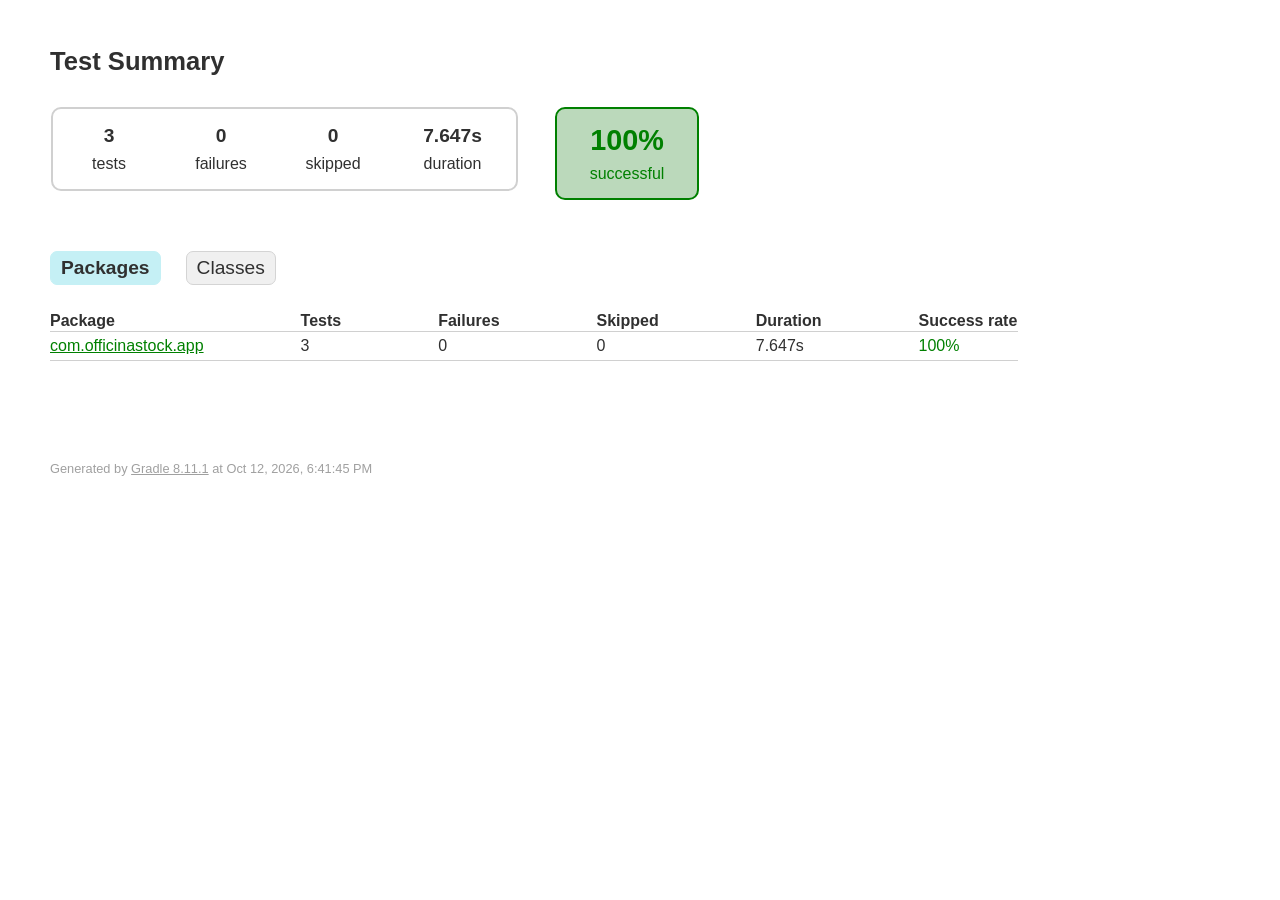
<file: reports/connected/debug/index.html>
<!DOCTYPE HTML PUBLIC "-//W3C//DTD HTML 4.01//EN" "http://www.w3.org/TR/html4/strict.dtd">
<html>
<head>
<meta http-equiv="Content-Type" content="text/html; charset=utf-8"/>
<title>Test results - Test Summary</title>
<link href="css/base-style.css" rel="stylesheet" type="text/css"/>
<link href="css/style.css" rel="stylesheet" type="text/css"/>
<script src="js/report.js" type="text/javascript"></script>
</head>
<body>
<div id="content">
<h1>Test Summary</h1>
<div id="summary">
<table>
<tr>
<td>
<div class="summaryGroup">
<table>
<tr>
<td>
<div class="infoBox" id="tests">
<div class="counter">3</div>
<p>tests</p>
</div>
</td>
<td>
<div class="infoBox" id="failures">
<div class="counter">0</div>
<p>failures</p>
</div>
</td>
<td>
<div class="infoBox" id="skipped">
<div class="counter">0</div>
<p>skipped</p>
</div>
</td>
<td>
<div class="infoBox" id="duration">
<div class="counter">7.647s</div>
<p>duration</p>
</div>
</td>
</tr>
</table>
</div>
</td>
<td>
<div class="infoBox success" id="successRate">
<div class="percent">100%</div>
<p>successful</p>
</div>
</td>
</tr>
</table>
</div>
<div id="tabs">
<ul class="tabLinks">
<li>
<a href="#tab0">Packages</a>
</li>
<li>
<a href="#tab1">Classes</a>
</li>
</ul>
<div id="tab0" class="tab">
<h2>Packages</h2>
<table>
<thead>
<tr>
<th>Package</th>
<th>Tests</th>
<th>Failures</th>
<th>Skipped</th>
<th>Duration</th>
<th>Success rate</th>
</tr>
</thead>
<tbody>
<tr>
<td class="success">
<a href="com.officinastock.app.html">com.officinastock.app</a>
</td>
<td>3</td>
<td>0</td>
<td>0</td>
<td>7.647s</td>
<td class="success">100%</td>
</tr>
</tbody>
</table>
</div>
<div id="tab1" class="tab">
<h2>Classes</h2>
<table>
<thead>
<tr>
<th>Class</th>
<th>Tests</th>
<th>Failures</th>
<th>Skipped</th>
<th>Duration</th>
<th>Success rate</th>
</tr>
</thead>
<tbody>
<tr>
<td class="success"/>
<a href="com.officinastock.app.EncryptedArchiveTest.html">com.officinastock.app.EncryptedArchiveTest</a>
<td>3</td>
<td>0</td>
<td>0</td>
<td>7.647s</td>
<td class="success">100%</td>
</tr>
</tbody>
</table>
</div>
</div>
<div id="footer">
<p>Generated by 
<a href="http://www.gradle.org">Gradle 8.11.1</a> at Oct 12, 2026, 6:41:45 PM</p>
</div>
</div>
</body>
</file>
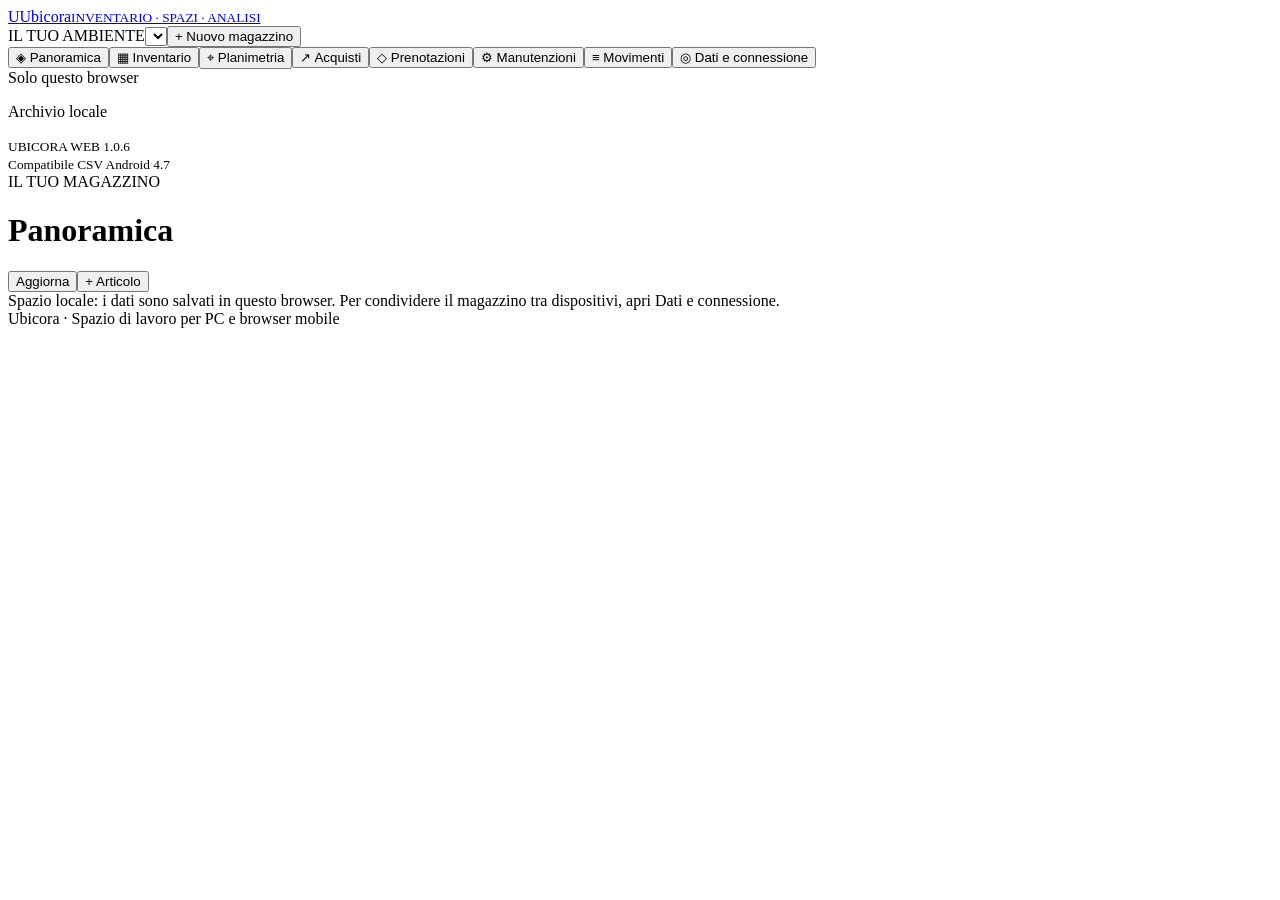
<file: web/index.template.html>
<!doctype html>
<html lang="it"><head><meta charset="utf-8"><meta name="viewport" content="width=device-width,initial-scale=1"><meta name="theme-color" content="#10333d"><meta http-equiv="Content-Security-Policy" content="__CSP__"><title>Ubicora | Spazio di lavoro</title><style>__CSS__</style></head>
<body>
<div class="shell"><aside><a class="brand" href="#" aria-label="Ubicora Home"><span class="brandmark">U</span><span>Ubicora<small>INVENTARIO · SPAZI · ANALISI</small></span></a>
<div class="workspace"><span class="eyebrow">IL TUO AMBIENTE</span><select id="warehouse" aria-label="Magazzino corrente"></select><button id="addWarehouse" class="text-button">+ Nuovo magazzino</button></div>
<nav aria-label="Sezioni"><button data-page="home" class="active"><span>◈</span> Panoramica</button><button data-page="items"><span>▦</span> Inventario</button><button data-page="map"><span>⌖</span> Planimetria</button><button data-page="orders"><span>↗</span> Acquisti</button><button data-page="reservations"><span>◇</span> Prenotazioni</button><button data-page="works"><span>⚙</span> Manutenzioni</button><button data-page="history"><span>≡</span> Movimenti</button><button data-page="settings"><span>◎</span> Dati e connessione</button></nav>
<div class="aside-bottom"><span id="modeBadge" class="badge">Solo questo browser</span><p id="syncStatus" role="status">Archivio locale</p><small>UBICORA WEB 1.0.6<br/>Compatibile CSV Android 4.7</small></div></aside>
<main><header><div><span class="eyebrow" id="breadcrumb">IL TUO MAGAZZINO</span><h1 id="pageTitle">Panoramica</h1></div><div class="header-actions"><button id="refresh" class="secondary">Aggiorna</button><button id="primary" class="primary">+ Articolo</button></div></header>
<div id="connectionNotice" class="notice">Spazio locale: i dati sono salvati in questo browser. Per condividere il magazzino tra dispositivi, apri Dati e connessione.</div>
<section id="content" aria-label="Contenuto della sezione"></section>
<footer>Ubicora · Spazio di lavoro per PC e browser mobile <span id="saveStatus"></span></footer></main></div>
<dialog id="editor"><form id="editorForm"><div class="modal-head"><div><span class="eyebrow">UBICORA</span><h2 id="modalTitle"></h2></div><button type="button" id="closeModal" class="icon-button" aria-label="Chiudi">×</button></div><div id="fields" class="fields"></div><p id="formError" class="error" role="alert"></p><div class="modal-actions"><button type="button" id="cancelModal" class="secondary">Annulla</button><button type="submit" id="submitModal" class="primary">Salva</button></div></form></dialog>
<div id="toast" class="toast" role="status" hidden></div><input id="fileInput" type="file" hidden>
<script type="module">__SCRIPT__</script></body></html>
</file>
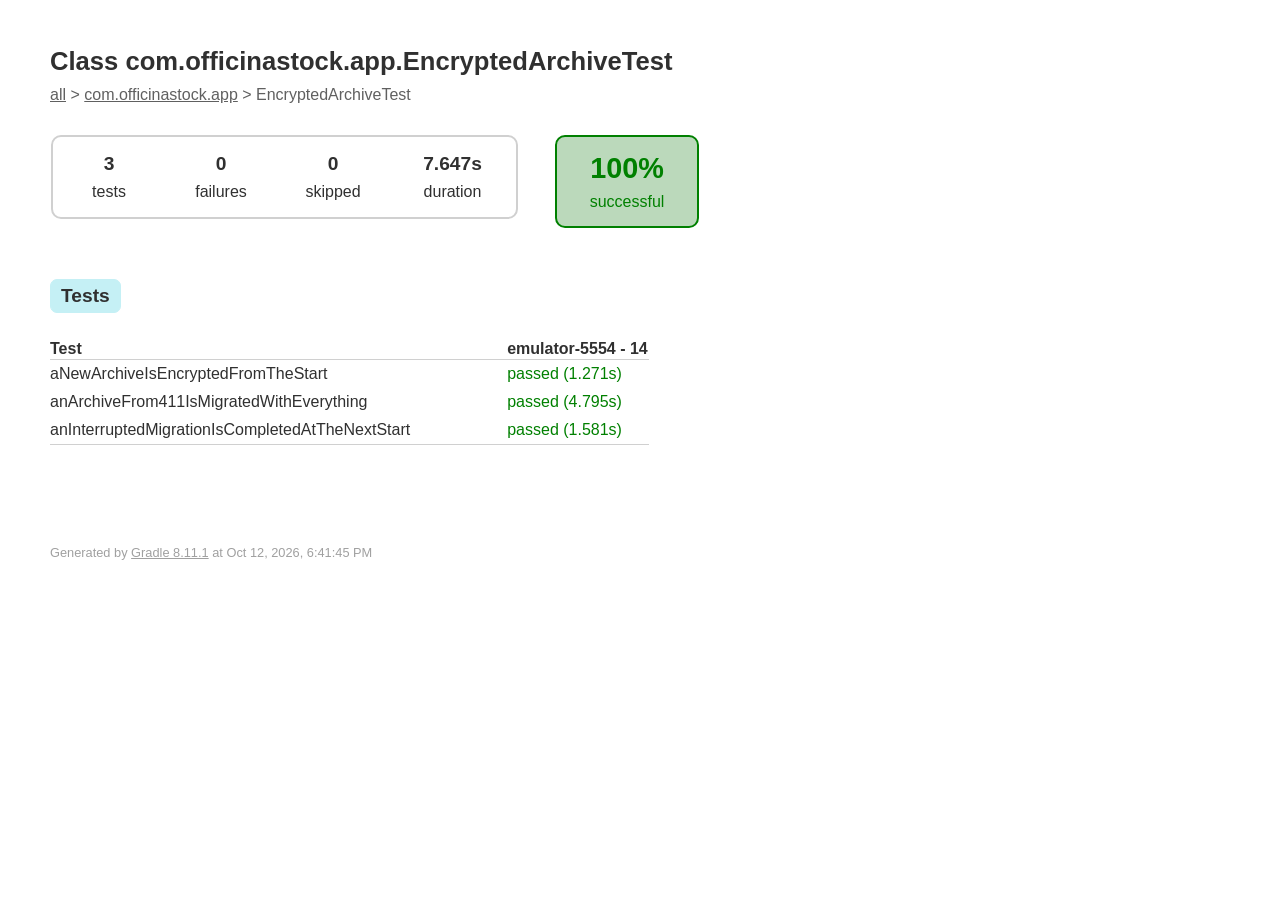
<file: reports/connected/debug/com.officinastock.app.EncryptedArchiveTest.html>
<!DOCTYPE HTML PUBLIC "-//W3C//DTD HTML 4.01//EN" "http://www.w3.org/TR/html4/strict.dtd">
<html>
<head>
<meta http-equiv="Content-Type" content="text/html; charset=utf-8"/>
<title>Test results - Class com.officinastock.app.EncryptedArchiveTest</title>
<link href="css/base-style.css" rel="stylesheet" type="text/css"/>
<link href="css/style.css" rel="stylesheet" type="text/css"/>
<script src="js/report.js" type="text/javascript"></script>
</head>
<body>
<div id="content">
<h1>Class com.officinastock.app.EncryptedArchiveTest</h1>
<div class="breadcrumbs">
<a href="index.html">all</a> &gt; 
<a href="com.officinastock.app.html">com.officinastock.app</a> &gt; EncryptedArchiveTest</div>
<div id="summary">
<table>
<tr>
<td>
<div class="summaryGroup">
<table>
<tr>
<td>
<div class="infoBox" id="tests">
<div class="counter">3</div>
<p>tests</p>
</div>
</td>
<td>
<div class="infoBox" id="failures">
<div class="counter">0</div>
<p>failures</p>
</div>
</td>
<td>
<div class="infoBox" id="skipped">
<div class="counter">0</div>
<p>skipped</p>
</div>
</td>
<td>
<div class="infoBox" id="duration">
<div class="counter">7.647s</div>
<p>duration</p>
</div>
</td>
</tr>
</table>
</div>
</td>
<td>
<div class="infoBox success" id="successRate">
<div class="percent">100%</div>
<p>successful</p>
</div>
</td>
</tr>
</table>
</div>
<div id="tabs">
<ul class="tabLinks">
<li>
<a href="#tab0">Tests</a>
</li>
</ul>
<div id="tab0" class="tab">
<h2>Tests</h2>
<table>
<thead>
<tr>
<th>Test</th>
<th>emulator-5554 - 14</th>
</tr>
</thead>
<tr>
<td>aNewArchiveIsEncryptedFromTheStart</td>
<td class="success">passed (1.271s)</td>
</tr>
<tr>
<td>anArchiveFrom411IsMigratedWithEverything</td>
<td class="success">passed (4.795s)</td>
</tr>
<tr>
<td>anInterruptedMigrationIsCompletedAtTheNextStart</td>
<td class="success">passed (1.581s)</td>
</tr>
</table>
</div>
</div>
<div id="footer">
<p>Generated by 
<a href="http://www.gradle.org">Gradle 8.11.1</a> at Oct 12, 2026, 6:41:45 PM</p>
</div>
</div>
</body>
</file>
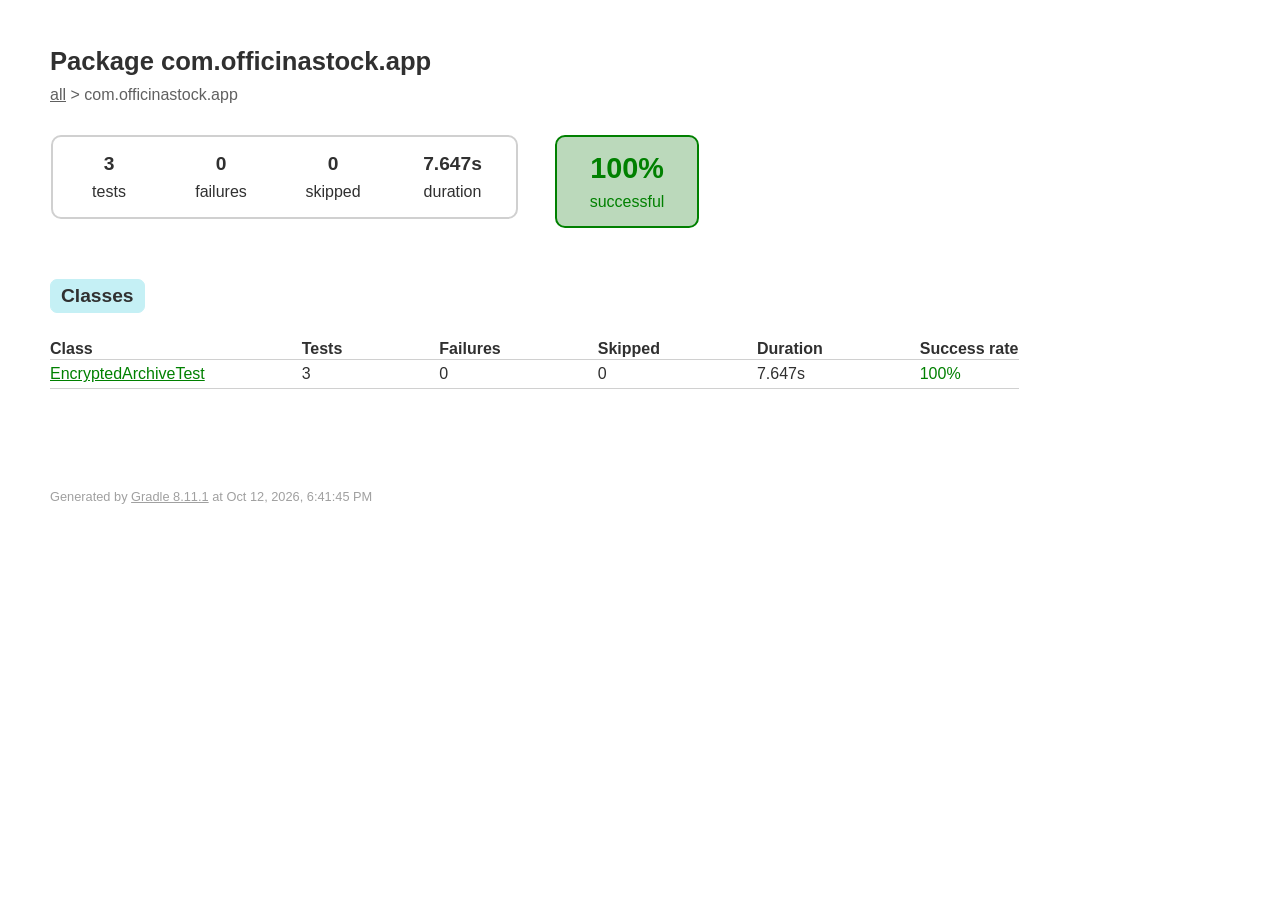
<file: reports/connected/debug/com.officinastock.app.html>
<!DOCTYPE HTML PUBLIC "-//W3C//DTD HTML 4.01//EN" "http://www.w3.org/TR/html4/strict.dtd">
<html>
<head>
<meta http-equiv="Content-Type" content="text/html; charset=utf-8"/>
<title>Test results - Package com.officinastock.app</title>
<link href="css/base-style.css" rel="stylesheet" type="text/css"/>
<link href="css/style.css" rel="stylesheet" type="text/css"/>
<script src="js/report.js" type="text/javascript"></script>
</head>
<body>
<div id="content">
<h1>Package com.officinastock.app</h1>
<div class="breadcrumbs">
<a href="index.html">all</a> &gt; com.officinastock.app</div>
<div id="summary">
<table>
<tr>
<td>
<div class="summaryGroup">
<table>
<tr>
<td>
<div class="infoBox" id="tests">
<div class="counter">3</div>
<p>tests</p>
</div>
</td>
<td>
<div class="infoBox" id="failures">
<div class="counter">0</div>
<p>failures</p>
</div>
</td>
<td>
<div class="infoBox" id="skipped">
<div class="counter">0</div>
<p>skipped</p>
</div>
</td>
<td>
<div class="infoBox" id="duration">
<div class="counter">7.647s</div>
<p>duration</p>
</div>
</td>
</tr>
</table>
</div>
</td>
<td>
<div class="infoBox success" id="successRate">
<div class="percent">100%</div>
<p>successful</p>
</div>
</td>
</tr>
</table>
</div>
<div id="tabs">
<ul class="tabLinks">
<li>
<a href="#tab0">Classes</a>
</li>
</ul>
<div id="tab0" class="tab">
<h2>Classes</h2>
<table>
<thread>
<tr>
<th>Class</th>
<th>Tests</th>
<th>Failures</th>
<th>Skipped</th>
<th>Duration</th>
<th>Success rate</th>
</tr>
</thread>
<tr>
<td class="success">
<a href="com.officinastock.app.EncryptedArchiveTest.html">EncryptedArchiveTest</a>
</td>
<td>3</td>
<td>0</td>
<td>0</td>
<td>7.647s</td>
<td class="success">100%</td>
</tr>
</table>
</div>
</div>
<div id="footer">
<p>Generated by 
<a href="http://www.gradle.org">Gradle 8.11.1</a> at Oct 12, 2026, 6:41:45 PM</p>
</div>
</div>
</body>
</file>
<file: reports/connected/debug/css/base-style.css>
body {
    margin: 0;
    padding: 0;
    font-family: sans-serif;
    font-size: 12pt;
}

body, a, a:visited {
    color: #303030;
}

#content {
    padding-left: 50px;
    padding-right: 50px;
    padding-top: 30px;
    padding-bottom: 30px;
}

#content h1 {
    font-size: 160%;
    margin-bottom: 10px;
}

#footer {
    margin-top: 100px;
    font-size: 80%;
    white-space: nowrap;
}

#footer, #footer a {
    color: #a0a0a0;
}

ul {
    margin-left: 0;
}

h1, h2, h3 {
    white-space: nowrap;
}

h2 {
    font-size: 120%;
}

ul.tabLinks {
    padding-left: 0;
    padding-top: 10px;
    padding-bottom: 10px;
    overflow: auto;
    min-width: 800px;
    width: auto !important;
    width: 800px;
}

ul.tabLinks li {
    float: left;
    height: 100%;
    list-style: none;
    padding-left: 10px;
    padding-right: 10px;
    padding-top: 5px;
    padding-bottom: 5px;
    margin-bottom: 0;
    -moz-border-radius: 7px;
    border-radius: 7px;
    margin-right: 25px;
    border: solid 1px #d4d4d4;
    background-color: #f0f0f0;
    behavior: url(css3-pie-1.0beta3.htc);
}

ul.tabLinks li:hover {
    background-color: #fafafa;
}

ul.tabLinks li.selected {
    background-color: #c5f0f5;
    border-color: #c5f0f5;
}

ul.tabLinks a {
    font-size: 120%;
    display: block;
    outline: none;
    text-decoration: none;
    margin: 0;
    padding: 0;
}

ul.tabLinks li h2 {
    margin: 0;
    padding: 0;
}

div.tab {
}

div.selected {
    display: block;
}

div.deselected {
    display: none;
}

div.tab table {
    min-width: 350px;
    width: auto !important;
    width: 350px;
    border-collapse: collapse;
}

div.tab th, div.tab table {
    border-bottom: solid #d0d0d0 1px;
}

div.tab th {
    text-align: left;
    white-space: nowrap;
    padding-left: 6em;
}

div.tab th:first-child {
    padding-left: 0;
}

div.tab td {
    white-space: nowrap;
    padding-left: 6em;
    padding-top: 5px;
    padding-bottom: 5px;
}

div.tab td:first-child {
    padding-left: 0;
}

div.tab td.numeric, div.tab th.numeric {
    text-align: right;
}

span.code {
    display: inline-block;
    margin-top: 0em;
    margin-bottom: 1em;
}

span.code pre {
    font-size: 11pt;
    padding-top: 10px;
    padding-bottom: 10px;
    padding-left: 10px;
    padding-right: 10px;
    margin: 0;
    background-color: #f7f7f7;
    border: solid 1px #d0d0d0;
    min-width: 700px;
    width: auto !important;
    width: 700px;
}
</file>
<file: reports/connected/debug/css/style.css>
#summary {
    margin-top: 30px;
    margin-bottom: 40px;
}

#summary table {
    border-collapse: collapse;
}

#summary td {
    vertical-align: top;
}

.breadcrumbs, .breadcrumbs a {
    color: #606060;
}

.infoBox {
    width: 110px;
    padding-top: 15px;
    padding-bottom: 15px;
    text-align: center;
}

.infoBox p {
    margin: 0;
}

.grid {
    background: linear-gradient(-90deg, rgba(0, 0, 0, .05) 1px, transparent 1px), linear-gradient(rgba(0, 0, 0, .05) 1px, transparent 1px), linear-gradient(-90deg, rgba(0, 0, 0, .04) 1px, transparent 1px), linear-gradient(rgba(0, 0, 0, .04) 1px, transparent 1px), linear-gradient(transparent 3px, #f2f2f2 3px, #f2f2f2 98px, transparent 98px), linear-gradient(-90deg, #aaa 1px, transparent 1px), linear-gradient(-90deg, transparent 3px, #f2f2f2 3px, #f2f2f2 98px, transparent 98px), linear-gradient(#aaa 1px, transparent 1px), #f2f2f2;
    background-size: 10px 10px, 10px 10px, 100px 100px, 100px 100px, 100px 100px, 100px 100px, 100px 100px, 100px 100px;
}

.counter, .percent {
    font-size: 120%;
    font-weight: bold;
    margin-bottom: 8px;
}

#duration {
    width: 125px;
}

#successRate, .summaryGroup {
    border: solid 2px #d0d0d0;
    -moz-border-radius: 10px;
    border-radius: 10px;
    behavior: url(css3-pie-1.0beta3.htc);
}

#successRate {
    width: 140px;
    margin-left: 35px;
}

#successRate .percent {
    font-size: 180%;
}

.success, .success a {
    color: #008000;
}

div.success, #successRate.success {
    background-color: #bbd9bb;
    border-color: #008000;
}

.failures, .failures a {
    color: #b60808;
}

div.failures, #successRate.failures {
    background-color: #ecdada;
    border-color: #b60808;
}

ul.linkList {
    padding-left: 0;
}

ul.linkList li {
    list-style: none;
    margin-bottom: 5px;
}
</file>
